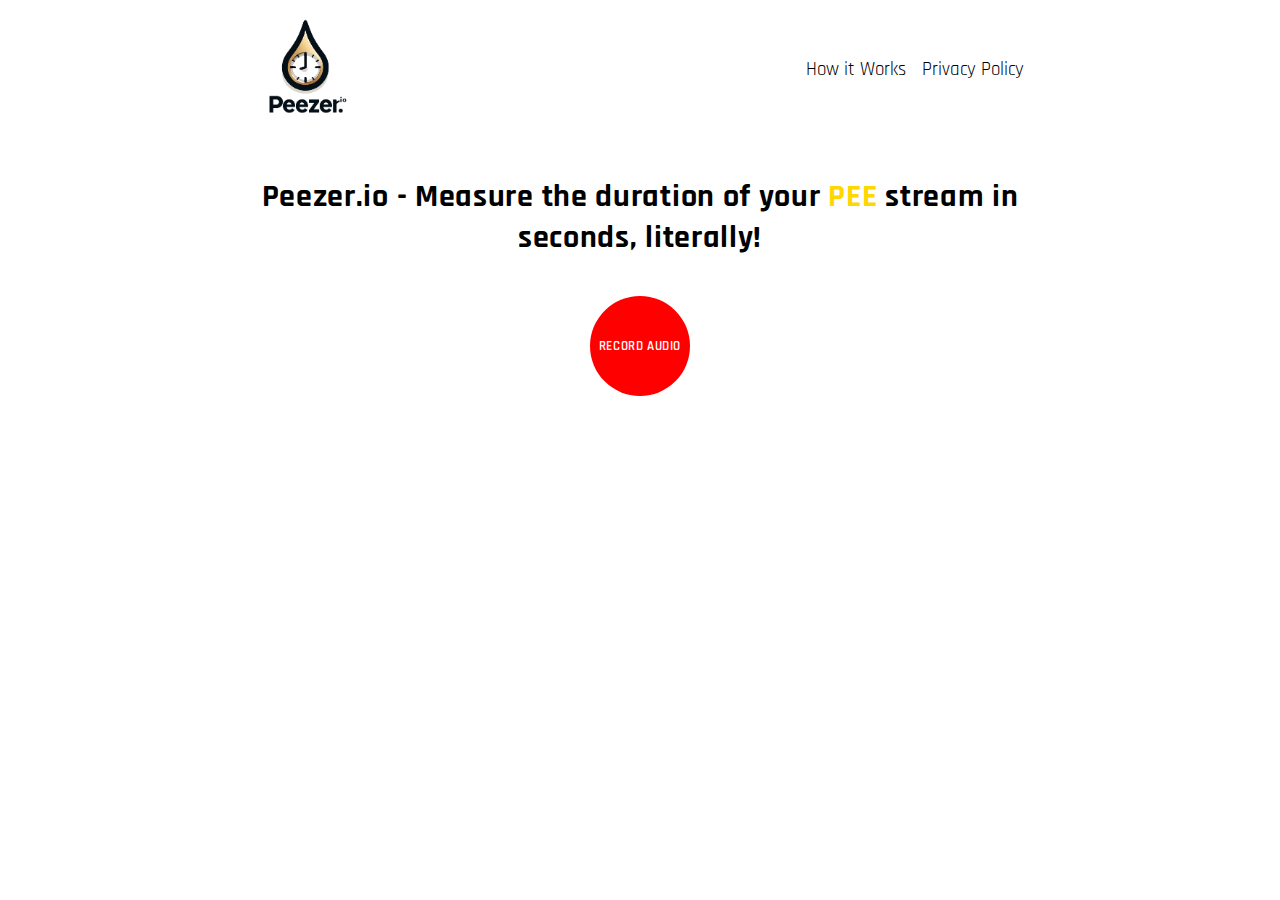
<file: index.html>
<!DOCTYPE html>
<html lang="en">
  <head>
    <!-- Google tag (gtag.js) -->
    <script
      async
      src="https://www.googletagmanager.com/gtag/js?id=G-8R85PXVGD2"
    ></script>
    <script>
      window.dataLayer = window.dataLayer || [];
      function gtag() {
        dataLayer.push(arguments);
      }
      gtag("js", new Date());

      gtag("config", "G-8R85PXVGD2");
    </script>
    <meta charset="UTF-8" />
    <meta name="viewport" content="width=device-width, initial-scale=1.0" />
    <title>
      Peezer.io | Automatically measure the duration of your pee streams
    </title>
    <link rel="icon" type="image/x-icon" href="assets/images/favicon.ico" />
    <link rel="preconnect" href="https://fonts.googleapis.com" />
    <link rel="preconnect" href="https://fonts.gstatic.com" crossorigin />
    <link
      href="https://fonts.googleapis.com/css2?family=Rajdhani:wght@300;400;500;600;700&display=swap"
      rel="stylesheet"
    />
    <link
      rel="stylesheet"
      href="https://cdnjs.cloudflare.com/ajax/libs/font-awesome/6.0.0-beta3/css/all.min.css"
    />
    <link rel="stylesheet" href="styles.css" />
    <link rel="manifest" href="/manifest.json" />
  </head>
  <body>
    <!-- Popup container for adding to home screen -->
    <div id="installPopup" style="display: none">
      <div class="popupContent">
        <button
          id="btnClose"
          style="
            position: absolute;
            right: 20px;
            top: 10px;
            border: none;
            background: none;
            font-size: 24px;
            cursor: pointer;
          "
        >
          &times;
        </button>
        <p>
          Add Peezer.io to your home screen for easy access and a full app
          experience.
        </p>
        <button id="btnAdd">Add</button>
      </div>
    </div>

    <header>
      <nav>
        <a href="/"
          ><img src="assets/images/logo.png" class="logo" alt="logo"
        /></a>
        <ul class="menu">
          <li><a href="howItWorks.html">How it Works</a></li>

          <li><a href="privacyPolicy.html">Privacy Policy</a></li>
        </ul>
      </nav>
    </header>
    <main class="main-wrapper">
      <h1 class="landing">
        Peezer.io - Measure the duration of your
        <span style="color: gold; text-transform: uppercase">pee</span> stream
        in seconds, literally!
      </h1>
      <div id="errorMessage" style="color: red; display: none"></div>
      <button id="recordButton" onclick="toggleRecording()">
        Record Audio
      </button>
      <canvas
        id="audioCanvas"
        width="800"
        height="250"
        style="display: none"
      ></canvas>
      <div id="recordingAnimation" style="display: none">
        <div class="sound-wave">
          <div class="bar"></div>
          <div class="bar"></div>
          <div class="bar"></div>
          <div class="bar"></div>
          <div class="bar"></div>
        </div>

        <p>Recording...</p>
      </div>
      <div id="result"></div>
      <section class="share-buttons" style="display: none">
        <h3>Share via:</h3>
        <button id="shareOnWhatsApp">
          <i class="fab fa-whatsapp"></i>
        </button>
        <a id="shareOnViber">
          <i class="fab fa-viber"></i>
        </a>
        <button id="shareOnTelegram">
          <i class="fab fa-telegram-plane"></i>
        </button>
      </section>
      <button id="loadTableButton">Load Previous Duratios</button>
      <section id="durationData">
        <div class="table-controls">
          <button id="sortDurationButton" class="filter-btn">
            Sort by Duration
          </button>
          <button id="sortTimeButton" class="filter-btn">Sort by Time</button>
        </div>
        <canvas
          id="durationGraph"
          width="600"
          height="400"
          style="display: none"
        ></canvas>

        <table id="durationTable" style="display: none">
          <thead>
            <tr>
              <th>Duration (seconds)</th>
              <th>Date</th>
            </tr>
          </thead>
          <tbody>
            <!-- Data rows will be added here dynamically -->
          </tbody>
        </table>
      </section>
    </main>

    <script src="peeStreamAnalyzer.js"></script>
  </body>
</html>
</file>
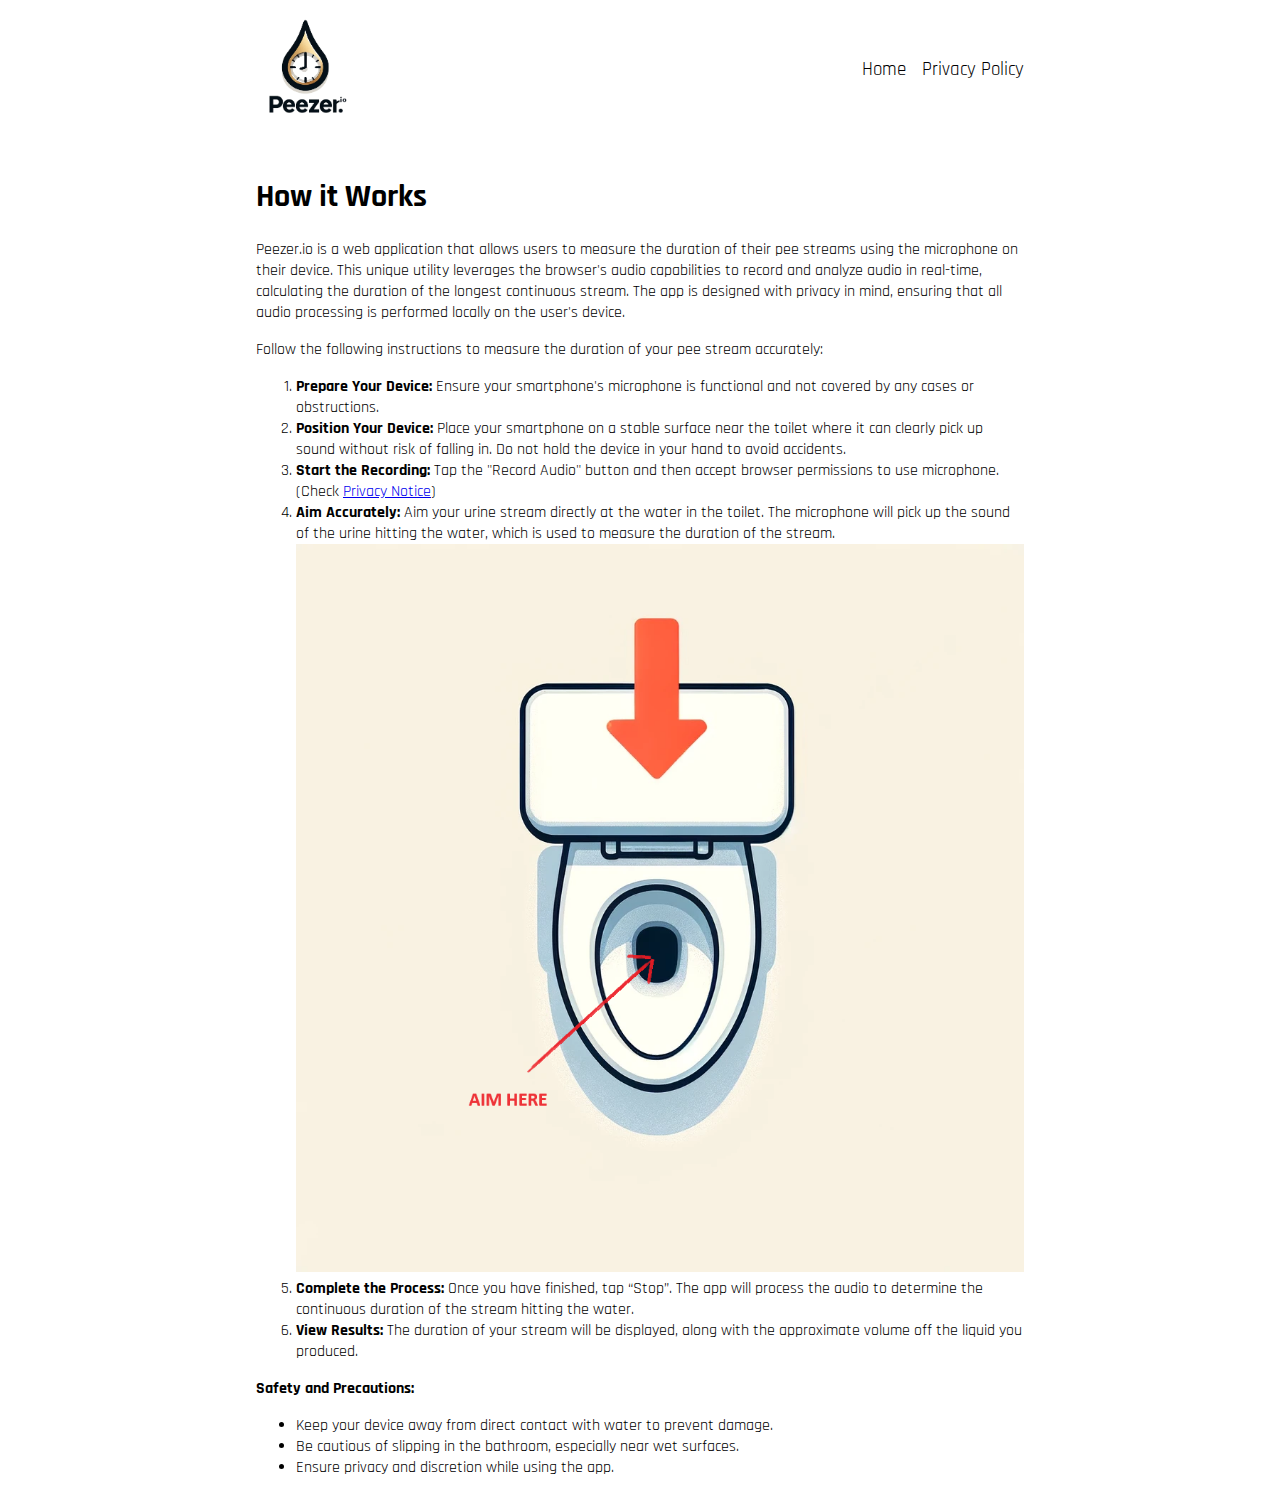
<file: howItWorks.html>
<!DOCTYPE html>
<html lang="en">
  <head>
    <meta charset="UTF-8" />
    <meta name="viewport" content="width=device-width, initial-scale=1.0" />
    <title>How it Works - Peezer.io</title>
    <link rel="icon" type="image/x-icon" href="assets/images/favicon.ico" />
    <link rel="preconnect" href="https://fonts.googleapis.com" />
    <link rel="preconnect" href="https://fonts.gstatic.com" crossorigin />
    <link
      href="https://fonts.googleapis.com/css2?family=Rajdhani:wght@300;400;500;600;700&display=swap"
      rel="stylesheet"
    />
    <link rel="stylesheet" href="styles.css" />
    <link rel="manifest" href="/manifest.json" />
  </head>
  <body>
    <header>
      <nav>
        <a href="/"
          ><img src="assets/images/logo.png" class="logo" alt="logo"
        /></a>
        <ul class="menu">
          <li><a href="/">Home</a></li>

          <li><a href="privacyPolicy.html">Privacy Policy</a></li>
        </ul>
      </nav>
    </header>
    <main>
      <h1>How it Works</h1>
      <p>
        Peezer.io is a web application that allows users to measure the duration
        of their pee streams using the microphone on their device. This unique
        utility leverages the browser's audio capabilities to record and analyze
        audio in real-time, calculating the duration of the longest continuous
        stream. The app is designed with privacy in mind, ensuring that all
        audio processing is performed locally on the user's device.
      </p>
      <section>
        <p>
          Follow the following instructions to measure the duration of your pee
          stream accurately:
        </p>
        <ol>
          <li>
            <strong>Prepare Your Device:</strong> Ensure your smartphone's
            microphone is functional and not covered by any cases or
            obstructions.
          </li>
          <li>
            <strong>Position Your Device:</strong> Place your smartphone on a
            stable surface near the toilet where it can clearly pick up sound
            without risk of falling in. Do not hold the device in your hand to
            avoid accidents.
          </li>
          <li>
            <strong>Start the Recording:</strong> Tap the "Record Audio" button
            and then accept browser permissions to use microphone. (Check
            <a href="privacyNotice.html">Privacy Notice</a>)
          </li>
          <li>
            <strong>Aim Accurately:</strong> Aim your urine stream directly at
            the water in the toilet. The microphone will pick up the sound of
            the urine hitting the water, which is used to measure the duration
            of the stream.
          </li>
          <img src="assets/images/toilet.png" alt="Instructional Diagram" />
          <li>
            <strong>Complete the Process:</strong> Once you have finished, tap
            “Stop”. The app will process the audio to determine the continuous
            duration of the stream hitting the water.
          </li>
          <li>
            <strong>View Results:</strong> The duration of your stream will be
            displayed, along with the approximate volume off the liquid you
            produced.
          </li>
        </ol>

        <p><strong>Safety and Precautions:</strong></p>
        <ul>
          <li>
            Keep your device away from direct contact with water to prevent
            damage.
          </li>
          <li>
            Be cautious of slipping in the bathroom, especially near wet
            surfaces.
          </li>
          <li>Ensure privacy and discretion while using the app.</li>
        </ul>
      </section>
    </main>
  </body>
</html>
</file>
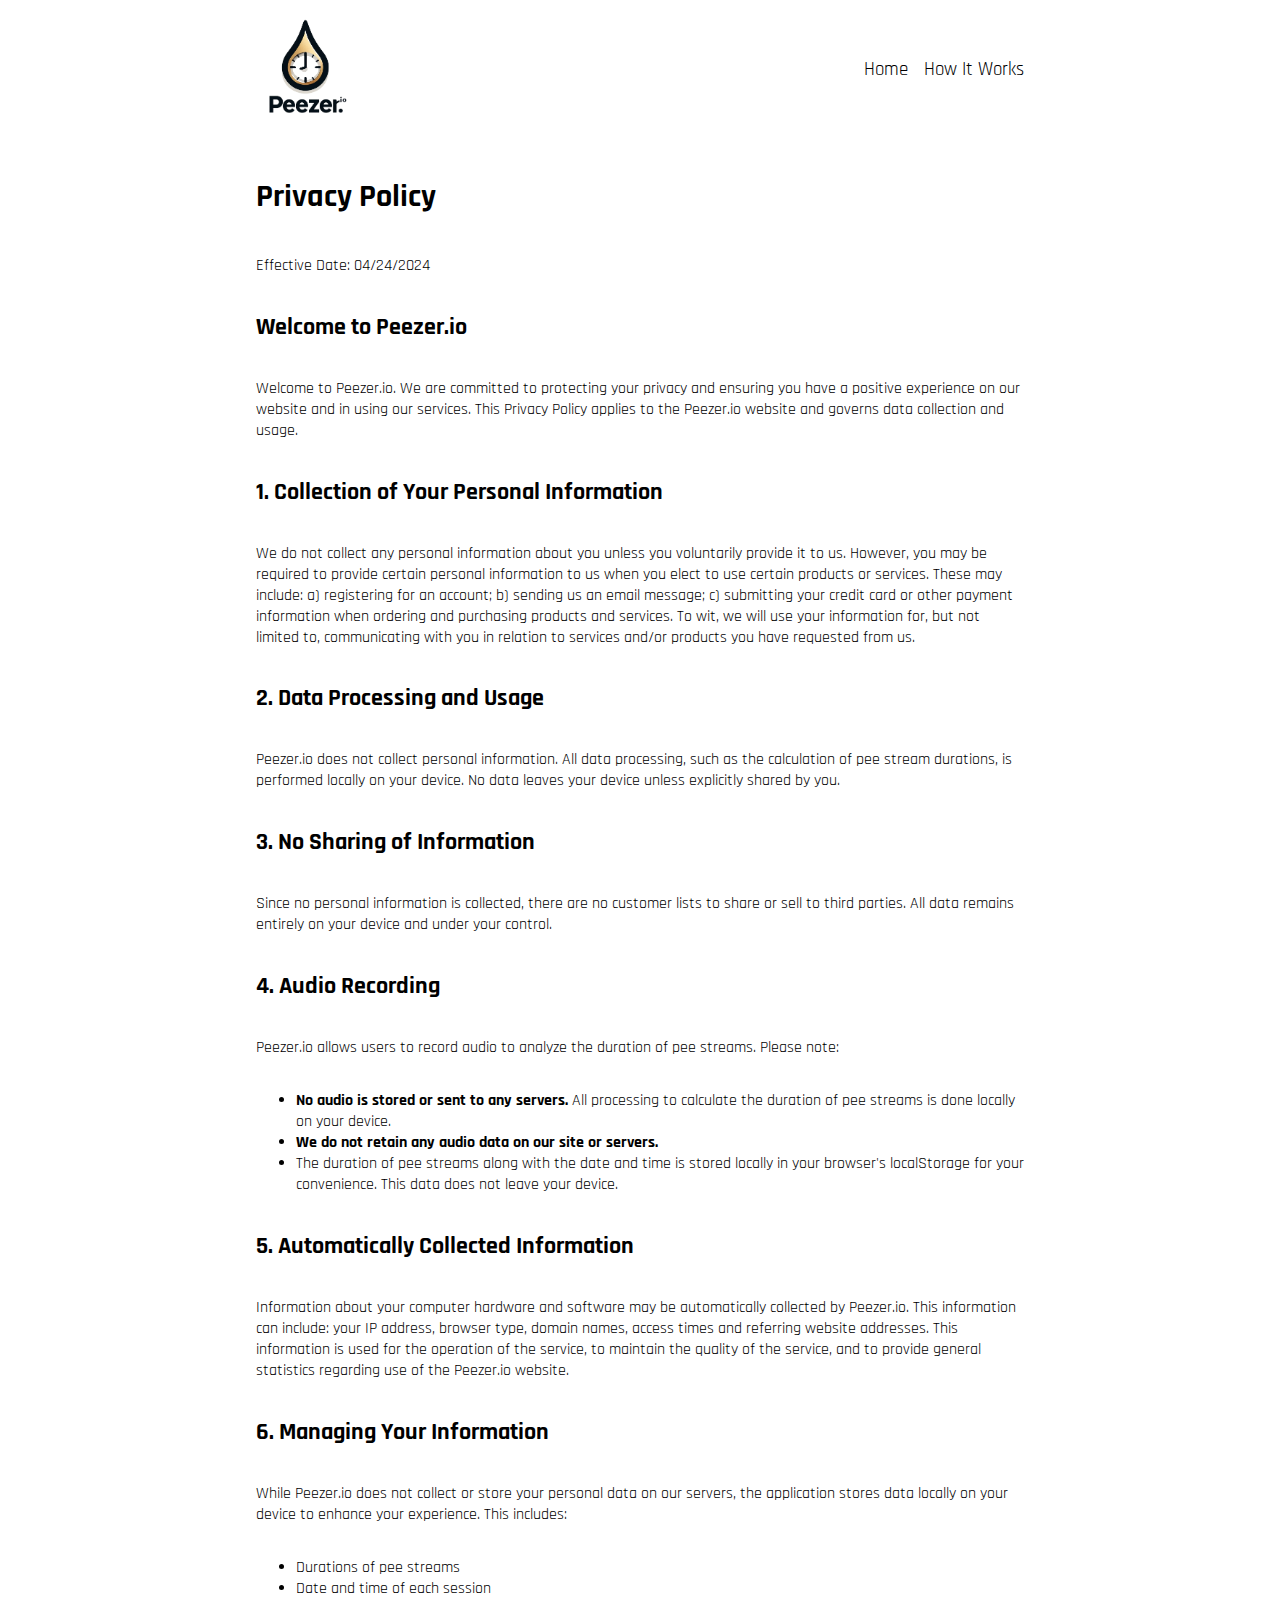
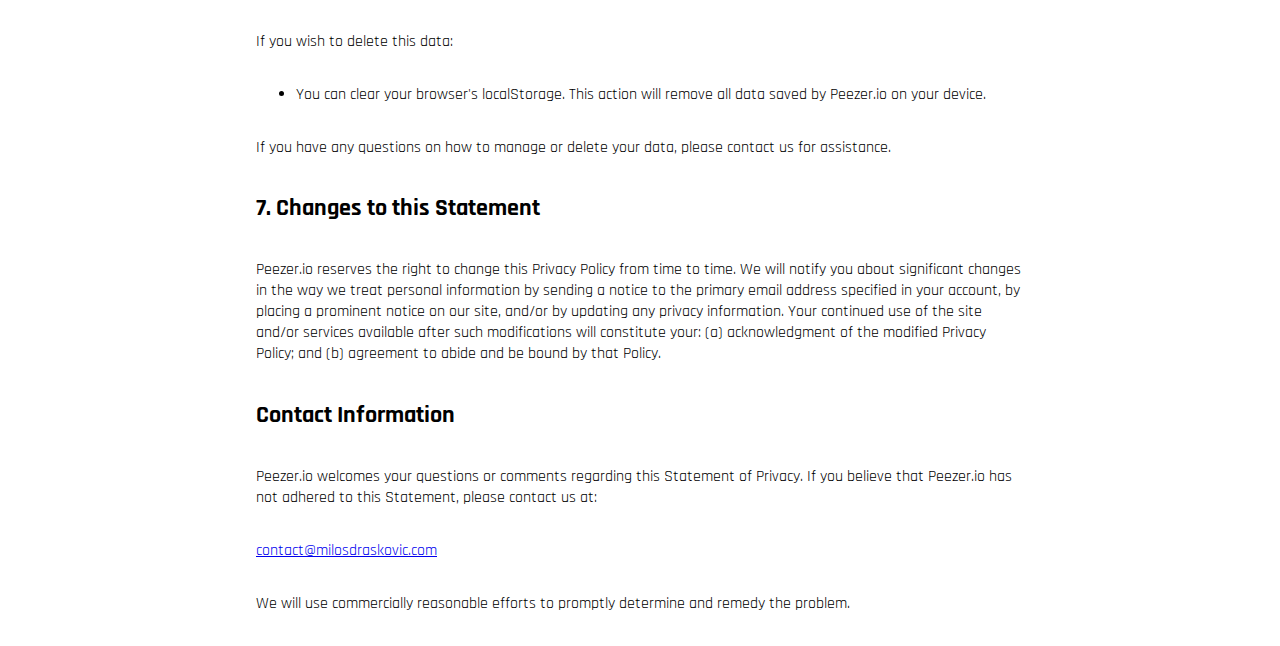
<file: privacyPolicy.html>
<!DOCTYPE html>
<html lang="en">
  <head>
    <meta charset="UTF-8" />
    <meta name="viewport" content="width=device-width, initial-scale=1.0" />
    <title>Privacy Policy | Peezer.io</title>
    <link rel="icon" type="image/x-icon" href="assets/images/favicon.ico" />
    <link rel="preconnect" href="https://fonts.googleapis.com" />
    <link rel="preconnect" href="https://fonts.gstatic.com" crossorigin />
    <link
      href="https://fonts.googleapis.com/css2?family=Rajdhani:wght@300;400;500;600;700&display=swap"
      rel="stylesheet"
    />
    <link rel="stylesheet" href="styles.css" />
    <link rel="manifest" href="/manifest.json" />
  </head>
  <body>
    <header>
      <nav>
        <a href="/"
          ><img src="assets/images/logo.png" class="logo" alt="logo"
        /></a>
        <ul class="menu">
          <li><a href="/">Home</a></li>

          <li><a href="howItWorks.html">How It Works</a></li>
        </ul>
      </nav>
    </header>
    <h1>Privacy Policy</h1>
    <p>Effective Date: 04/24/2024</p>

    <h2>Welcome to Peezer.io</h2>
    <p>
      Welcome to Peezer.io. We are committed to protecting your privacy and
      ensuring you have a positive experience on our website and in using our
      services. This Privacy Policy applies to the Peezer.io website and governs
      data collection and usage.
    </p>

    <h2>1. Collection of Your Personal Information</h2>
    <p>
      We do not collect any personal information about you unless you
      voluntarily provide it to us. However, you may be required to provide
      certain personal information to us when you elect to use certain products
      or services. These may include: a) registering for an account; b) sending
      us an email message; c) submitting your credit card or other payment
      information when ordering and purchasing products and services. To wit, we
      will use your information for, but not limited to, communicating with you
      in relation to services and/or products you have requested from us.
    </p>

    <h2>2. Data Processing and Usage</h2>
    <p>
      Peezer.io does not collect personal information. All data processing, such
      as the calculation of pee stream durations, is performed locally on your
      device. No data leaves your device unless explicitly shared by you.
    </p>

    <h2>3. No Sharing of Information</h2>
    <p>
      Since no personal information is collected, there are no customer lists to
      share or sell to third parties. All data remains entirely on your device
      and under your control.
    </p>

    <h2>4. Audio Recording</h2>
    <p>
      Peezer.io allows users to record audio to analyze the duration of pee
      streams. Please note:
    </p>
    <ul>
      <li>
        <strong>No audio is stored or sent to any servers.</strong> All
        processing to calculate the duration of pee streams is done locally on
        your device.
      </li>
      <li>
        <strong>We do not retain any audio data on our site or servers.</strong>
      </li>
      <li>
        The duration of pee streams along with the date and time is stored
        locally in your browser's localStorage for your convenience. This data
        does not leave your device.
      </li>
    </ul>

    <h2>5. Automatically Collected Information</h2>
    <p>
      Information about your computer hardware and software may be automatically
      collected by Peezer.io. This information can include: your IP address,
      browser type, domain names, access times and referring website addresses.
      This information is used for the operation of the service, to maintain the
      quality of the service, and to provide general statistics regarding use of
      the Peezer.io website.
    </p>

    <h2>6. Managing Your Information</h2>
    <p>
      While Peezer.io does not collect or store your personal data on our
      servers, the application stores data locally on your device to enhance
      your experience. This includes:
    </p>
    <ul>
      <li>Durations of pee streams</li>
      <li>Date and time of each session</li>
    </ul>
    <p>If you wish to delete this data:</p>
    <ul>
      <li>
        You can clear your browser's localStorage. This action will remove all
        data saved by Peezer.io on your device.
      </li>
    </ul>
    <p>
      If you have any questions on how to manage or delete your data, please
      contact us for assistance.
    </p>

    <h2>7. Changes to this Statement</h2>
    <p>
      Peezer.io reserves the right to change this Privacy Policy from time to
      time. We will notify you about significant changes in the way we treat
      personal information by sending a notice to the primary email address
      specified in your account, by placing a prominent notice on our site,
      and/or by updating any privacy information. Your continued use of the site
      and/or services available after such modifications will constitute your:
      (a) acknowledgment of the modified Privacy Policy; and (b) agreement to
      abide and be bound by that Policy.
    </p>

    <h2>Contact Information</h2>
    <p>
      Peezer.io welcomes your questions or comments regarding this Statement of
      Privacy. If you believe that Peezer.io has not adhered to this Statement,
      please contact us at:
    </p>
    <p>
      <a href="mailto:contact@milosdraskovic.com">contact@milosdraskovic.com</a>
    </p>

    <p>
      We will use commercially reasonable efforts to promptly determine and
      remedy the problem.
    </p>
  </body>
</html>
</file>
<file: styles.css>
:root {
  /* Color scheme */
  --primary-color: #000;
  --secondary-color: gold;
  --hover-color: #222;
  --text-color: white;
  --background-light: #f2f2f2;
  --background-medium: #f9f9f9;
  --border-color: #dddddd;

  /* Font styling */
  --font-family-main: "Rajdhani", sans-serif;
  --font-size-large: 1.2rem;
  --font-size-button: 0.8rem;

  /* Spacing and sizing */
  --default-padding: 10px 20px;
  --default-radius: 5px;

  /* Animation timing */
  --animation-duration: 0.8s;
  --animation-timing: ease-in-out;

  font-size: 16px;
}

*,
*:before,
*:after {
  box-sizing: border-box;
}

body {
  margin: 0;
  padding: 1rem;
  font-family: var(--font-family-main);
  display: flex;
  flex-direction: column;
  max-width: 800px;
  margin: auto;
}

header {
  margin-bottom: 2rem;
  width: 100%;
}

header nav {
  display: flex;
  justify-content: space-between;
  align-items: center;
}

.menu {
  display: flex;
  justify-content: space-between;
  align-items: center;
  gap: 1rem;
  padding-left: 0;
}

.menu li {
  list-style: none;
}

header nav a {
  text-decoration: none;
  font-size: var(--font-size-large);
  color: var(--primary-color);
}

.logo {
  max-width: 100px;
}

.landing {
  letter-spacing: 0.7px;
  text-align: center;
}

canvas {
  width: 100%;
  max-width: 800px;
}

img {
  max-width: 100%;
  margin: auto;
}

#recordButton {
  width: 100px;
  height: 100px;
  background-color: red;
  border-radius: 50%;
  border: none;
  color: var(--text-color);
  font-size: var(--font-size-button);
  cursor: pointer;
  font-family: var(--font-family-main);
  text-transform: uppercase;
  font-weight: 600;
  letter-spacing: 0.6px;
}

.main-wrapper,
#result {
  display: flex;
  flex-direction: column;
  align-items: center;
  justify-content: center;
  gap: 1rem;
}

#loadTableButton {
  background-color: var(--primary-color);
  color: var(--text-color);
  border: none;
  padding: var(--default-padding);
  font-size: var(--font-size-button);
  cursor: pointer;
  border-radius: var(--default-radius);
  transition: background-color 0.3s;
  font-family: var(--font-family-main);
  text-transform: uppercase;
  letter-spacing: 1px;
  font-weight: bolder;
}

#loadTableButton:hover {
  background-color: var(--hover-color);
}

.duration {
  color: var(--secondary-color);
  font-size: 2rem;
  font-weight: bold;
}

.volume {
  color: red;
  font-size: 2rem;
  font-weight: bold;
}

.heineken {
  max-width: 60px;
  position: relative;
  top: 30px;
  left: -15px;
}

#durationTable {
  width: 100%;
  border-collapse: collapse;
}

#durationTable th,
#durationTable td {
  border: 1px solid var(--border-color);
  text-align: left;
  padding: 8px;
}

#durationTable th {
  background-color: var(--background-light);
}

#durationTable tr:nth-child(even) {
  background-color: var(--background-medium);
}

.sound-wave {
  display: flex;
  align-items: center;
  justify-content: space-around;
  height: 50px;
  width: 100%;
}

.bar {
  width: 5px;
  height: 10px;
  background-color: var(--secondary-color);
  animation: pulsate var(--animation-duration) var(--animation-timing) infinite;
  border-radius: 5px;
}

.bar:nth-child(1) {
  animation-delay: 0s;
}
.bar:nth-child(2) {
  animation-delay: 0.1s;
}
.bar:nth-child(3) {
  animation-delay: 0.2s;
}
.bar:nth-child(4) {
  animation-delay: 0.3s;
}
.bar:nth-child(5) {
  animation-delay: 0.4s;
}

@keyframes pulsate {
  0%,
  100% {
    transform: scaleY(1);
  }
  50% {
    transform: scaleY(2);
  }
}

@media screen and (max-width: 500px) {
  header nav {
    flex-direction: column;
  }
}

#installPopup {
  position: fixed;
  top: 0;
  left: 0;
  width: 100%;
  background: white;
  box-shadow: 0 4px 6px rgba(0, 0, 0, 0.1);
  z-index: 1000;
  display: none;
  text-align: center;
}

.popupContent {
  padding: 1rem;
  margin: 0 auto;
  display: flex;
  flex-direction: column;
  justify-content: center;
  align-items: center;
}

#installPopup p {
  color: black;
  font-size: 16px;
  margin: 10px 0;
}

#btnAdd {
  font-family: var(--font-family-main);
  background-color: gold;
  color: black;
  border: none;
  padding: 10px 20px;
  font-weight: 600;
  letter-spacing: 1px;
  font-size: 16px;
  cursor: pointer;
  border-radius: 5px;
  transition: background-color 0.3s, color 0.3s;
}

#btnAdd:hover {
  background-color: red;
  color: white;
}

#btnClose {
  color: black;
  background: none;
  border: none;
  font-size: 24px;
  cursor: pointer;
  opacity: 0.6;
}

#btnClose:hover {
  opacity: 1;
}

.ios-popup {
  padding: 20px;
  background-color: white;
  border-radius: 10px;
  box-shadow: 0 4px 8px rgba(0, 0, 0, 0.1);
  position: fixed;
  top: 50%;
  left: 50%;
  transform: translate(-50%, -50%);
  z-index: 1000;
  width: 80%;
  max-width: 500px;
  box-sizing: border-box;
  text-align: center;
  margin: 0;
}

.close-button {
  position: absolute;
  top: 10px;
  right: 10px;
  border: none;
  background: none;
  color: #333;
  font-size: 24px;
  cursor: pointer;
  border-radius: 0;
}

.close-button:hover {
  color: #666;
}

.highlight {
  color: black;
  font-weight: bold;
  position: relative;
}

.highlight::after {
  content: "";
  display: block;
  background-image: url("assets/images/first-place.png");
  background-size: cover;
  width: 30px;
  height: 30px;
  position: absolute;
  right: 50%;
  top: 50%;
  transform: translate(-50%, -50%);
}

.table-controls {
  text-align: center;
  margin-bottom: 10px;
  display: flex;
  justify-content: space-between;
  width: 100%;
}

.filter-btn {
  display: none;
  border: none;
  background-color: #000;
  color: white;
  font-family: var(--font-family-main);
  padding: 5px;
  cursor: pointer;
}

#durationData {
  width: 100%;
}

.share-buttons {
  margin: 2rem 0;
}

.share-buttons button,
.share-buttons a {
  background: #ffffff;
  border: none;
  border-radius: 10px;
  color: #555;
  cursor: pointer;
  font-size: 1.5rem;
  padding: 10px 20px;
  box-shadow: 0 2px 5px rgba(0, 0, 0, 0.2);
  margin: 5px;
  display: inline-flex;
  justify-content: center;
  align-items: center;
}

/* WhatsApp Button Styling */
#shareOnWhatsApp {
  color: #25d366; /* WhatsApp brand color */
}

/* Viber Button Styling */
#shareOnViber {
  color: #665cac; /* Viber brand color */
}

/* Telegram Button Styling */
#shareOnTelegram {
  color: #0088cc; /* Telegram brand color */
}

.share-buttons button:hover,
.share-buttons a:hover {
  box-shadow: 0 4px 8px rgba(0, 0, 0, 0.3);
}
</file>
